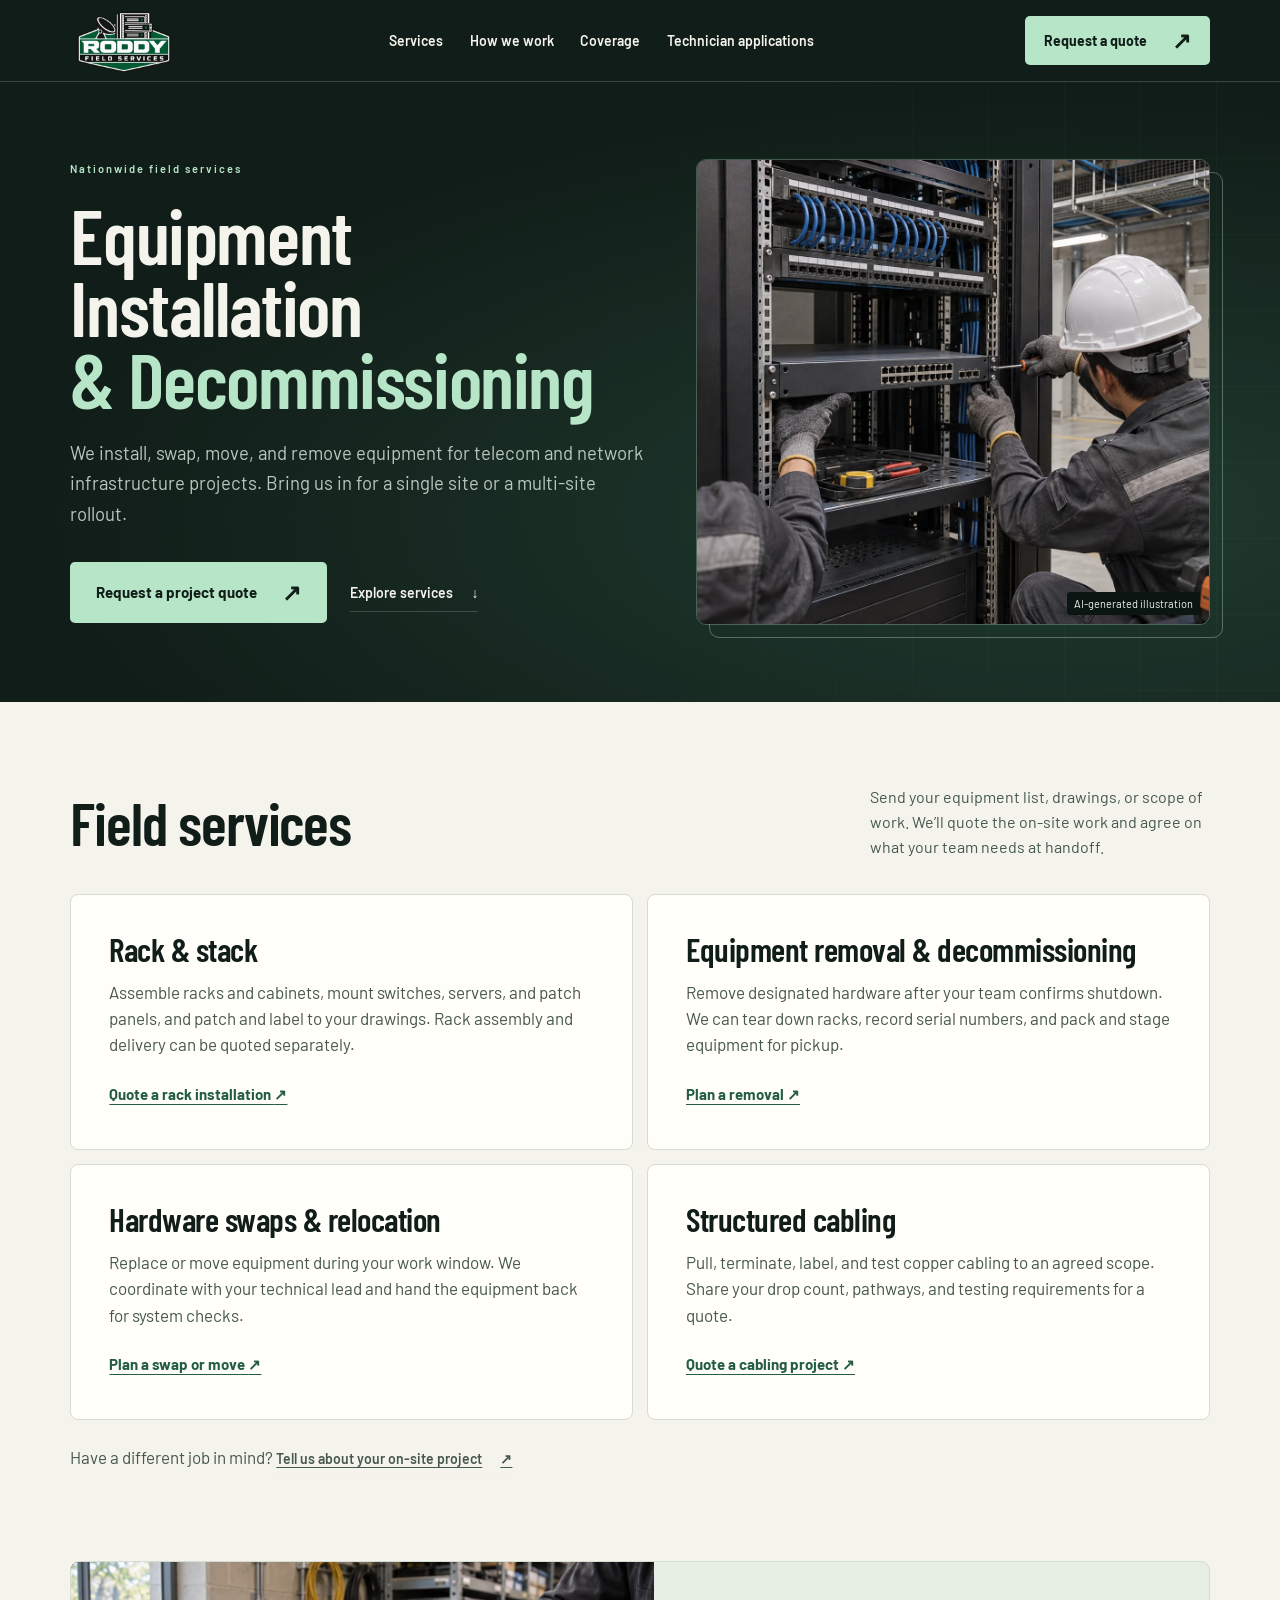
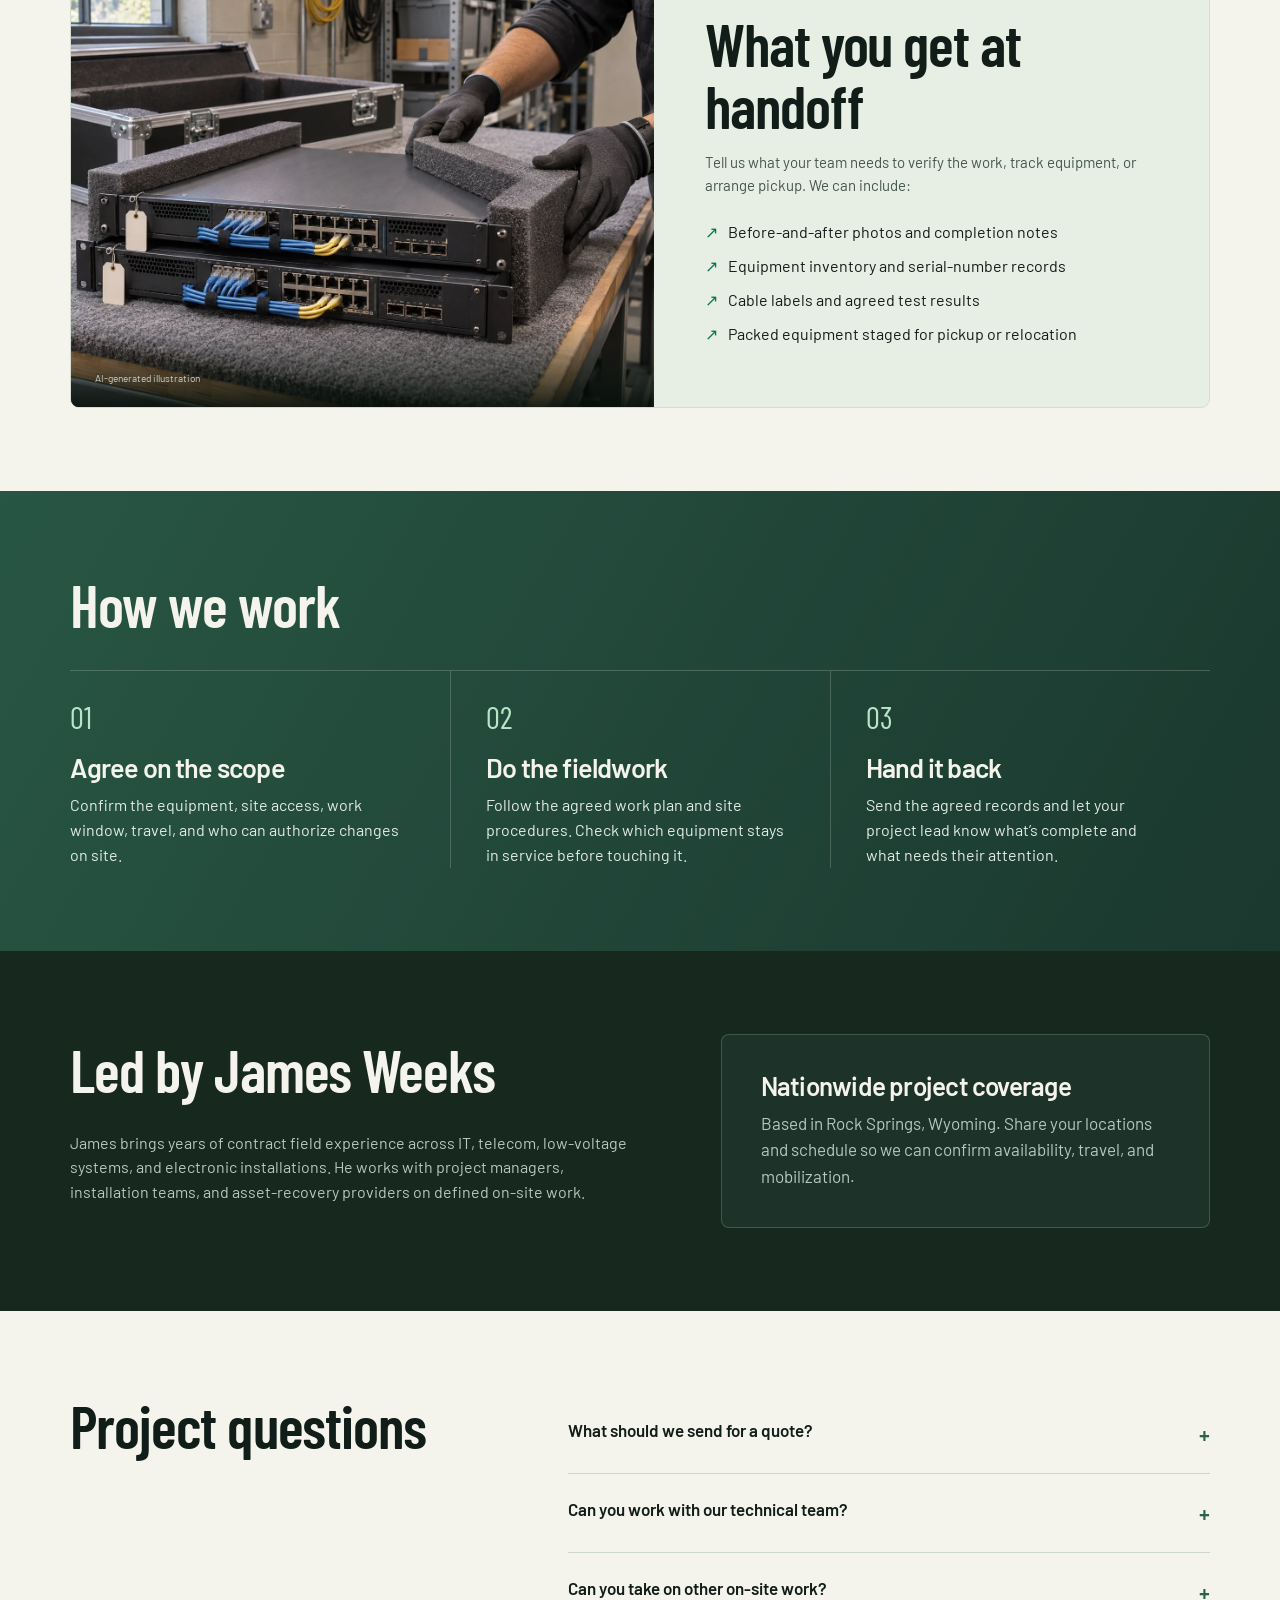
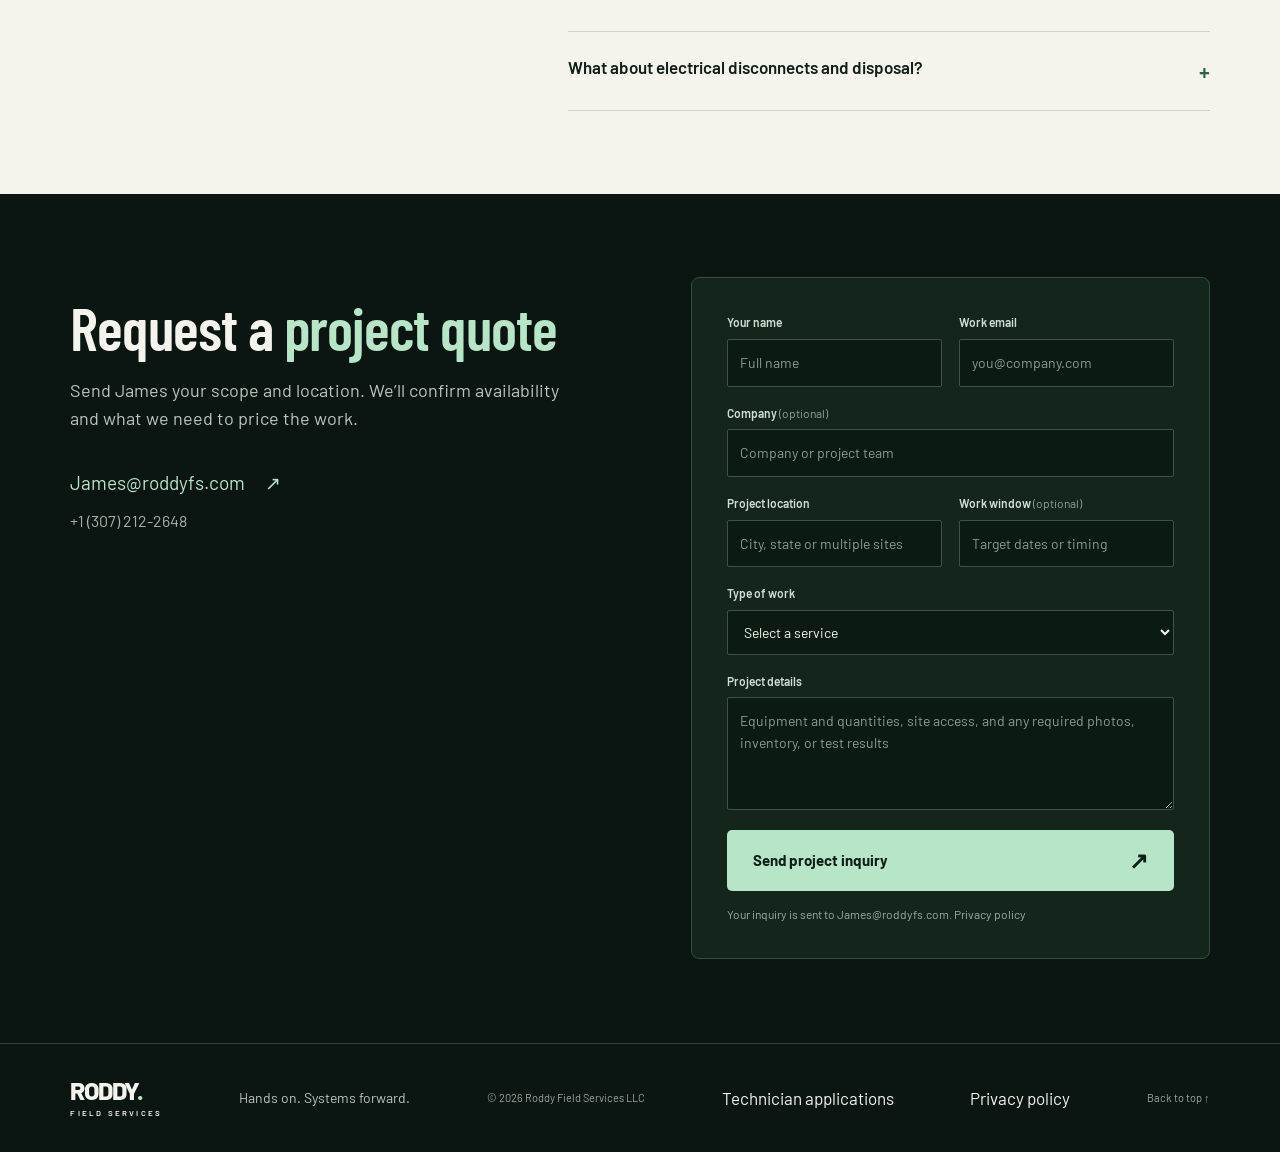
<file: index.html>
<!doctype html>
<html lang="en">
<head>
  <meta charset="utf-8">
  <meta name="viewport" content="width=device-width, initial-scale=1">
  <meta name="theme-color" content="#111d18">
  <title>Equipment Installation &amp; Decommissioning | Roddy Field Services</title>
  <meta name="description" content="Roddy Field Services installs, swaps, relocates, and removes telecom and network equipment. Rack and stack, structured cabling, and project travel across the U.S.">
  <link rel="canonical" href="https://roddyfs.com/">
  <meta property="og:type" content="website">
  <meta property="og:url" content="https://roddyfs.com/">
  <meta property="og:title" content="Equipment Installation &amp; Decommissioning | Roddy Field Services">
  <meta property="og:description" content="Rack and stack, equipment moves and removals, and structured cabling for telecom and network infrastructure projects across the U.S.">
  <meta property="og:image" content="https://roddyfs.com/assets/rack-installation.webp">
  <meta property="og:image:alt" content="Illustration of field technicians mounting a network switch in an equipment rack">
  <link rel="icon" href="assets/favicon.svg" type="image/svg+xml">
  <link rel="stylesheet" href="styles.css">
  <link rel="stylesheet" href="styles-home.css">
  <script src="app.js" defer></script>
  <script src="analytics.js" defer></script>
  <script type="application/ld+json">
  {
    "@context": "https://schema.org",
    "@type": "Organization",
    "@id": "https://roddyfs.com/#organization",
    "name": "Roddy Field Services",
    "legalName": "Roddy Field Services LLC",
    "url": "https://roddyfs.com/",
    "description": "Equipment installation, decommissioning, hardware swaps, relocation, and structured cabling for telecom and network infrastructure projects.",
    "email": "James@roddyfs.com",
    "telephone": "+1-307-212-2648",
    "address": {
      "@type": "PostalAddress",
      "addressLocality": "Rock Springs",
      "addressRegion": "WY",
      "addressCountry": "US"
    },
    "areaServed": {"@type": "Country", "name": "United States"}
  }
  </script>
</head>
<body>
<a class="skip" href="#main">Skip to content</a>
<header class="header">
  <a class="brand" href="/" aria-label="Roddy Field Services home"><img src="assets/roddy-nav.webp" alt="" width="108" height="72"></a>
  <nav aria-label="Main navigation" id="main-nav">
    <a href="#services">Services</a>
    <a href="#approach">How we work</a>
    <a href="#service-areas">Coverage</a>
    <a href="https://apply.roddyfs.com/">Technician applications</a>
  </nav>
  <a class="button small header-cta" href="#contact">Request a quote <span aria-hidden="true">↗</span></a>
  <button class="menu-toggle" type="button" aria-label="Open navigation" aria-controls="main-nav" aria-expanded="false"><span></span><span></span></button>
</header>
<main id="main">
  <section class="hero" aria-labelledby="hero-title">
    <div class="hero-grid" aria-hidden="true"></div>
    <div class="hero-copy">
      <p class="eyebrow">Nationwide field services</p>
      <h1 id="hero-title">Equipment Installation <em>&amp; Decommissioning</em></h1>
      <p class="hero-description">We install, swap, move, and remove equipment for telecom and network infrastructure projects. Bring us in for a single site or a multi-site rollout.</p>
      <div class="hero-actions">
        <a class="button" href="#contact">Request a project quote <span aria-hidden="true">↗</span></a>
        <a class="text-link" href="#services">Explore services <span aria-hidden="true">↓</span></a>
      </div>
    </div>
    <figure class="hero-art">
      <img class="hero-image" src="assets/rack-installation.webp" alt="Illustration of field technicians mounting a network switch in an equipment rack" width="1536" height="1024" fetchpriority="high">
      <figcaption class="hero-art-caption">AI-generated illustration</figcaption>
    </figure>
  </section>

  <section class="services section" id="services" aria-labelledby="services-title">
    <div class="section-intro">
      <h2 id="services-title">Field services</h2>
      <p>Send your equipment list, drawings, or scope of work. We’ll quote the on-site work and agree on what your team needs at handoff.</p>
    </div>
    <div class="service-list">
      <article class="service-card">
        <h3>Rack &amp; stack</h3>
        <p>Assemble racks and cabinets, mount switches, servers, and patch panels, and patch and label to your drawings. Rack assembly and delivery can be quoted separately.</p>
        <a href="#contact" data-service-link="Rack &amp; stack">Quote a rack installation <span aria-hidden="true">↗</span></a>
      </article>
      <article class="service-card">
        <h3>Equipment removal &amp; decommissioning</h3>
        <p>Remove designated hardware after your team confirms shutdown. We can tear down racks, record serial numbers, and pack and stage equipment for pickup.</p>
        <a href="#contact" data-service-link="Equipment removal &amp; decommissioning">Plan a removal <span aria-hidden="true">↗</span></a>
      </article>
      <article class="service-card">
        <h3>Hardware swaps &amp; relocation</h3>
        <p>Replace or move equipment during your work window. We coordinate with your technical lead and hand the equipment back for system checks.</p>
        <a href="#contact" data-service-link="Hardware swaps &amp; relocation">Plan a swap or move <span aria-hidden="true">↗</span></a>
      </article>
      <article class="service-card">
        <h3>Structured cabling</h3>
        <p>Pull, terminate, label, and test copper cabling to an agreed scope. Share your drop count, pathways, and testing requirements for a quote.</p>
        <a href="#contact" data-service-link="Structured cabling">Quote a cabling project <span aria-hidden="true">↗</span></a>
      </article>
    </div>
    <p class="service-other">Have a different job in mind? <a class="text-link" href="#contact" data-service-link="Other on-site project">Tell us about your on-site project <span aria-hidden="true">↗</span></a></p>
  </section>

  <section class="focus section" id="focus" aria-labelledby="handoff-title">
    <div class="decom-feature">
      <figure class="field-photo installation-photo">
        <img src="assets/equipment-handoff.webp" alt="Illustration of removed rack equipment being tagged and prepared for packing" width="1536" height="1024" loading="lazy" decoding="async">
        <figcaption><small>AI-generated illustration</small></figcaption>
      </figure>
      <div class="decom-content">
        <h2 id="handoff-title">What you get at handoff</h2>
        <p>Tell us what your team needs to verify the work, track equipment, or arrange pickup. We can include:</p>
        <ul class="check-list">
          <li>Before-and-after photos and completion notes</li>
          <li>Equipment inventory and serial-number records</li>
          <li>Cable labels and agreed test results</li>
          <li>Packed equipment staged for pickup or relocation</li>
        </ul>
      </div>
    </div>
  </section>

  <section class="approach section" id="approach" aria-labelledby="approach-title">
    <div class="section-intro">
      <h2 id="approach-title">How we work</h2>
    </div>
    <div class="steps">
      <article>
        <span class="step-number" aria-hidden="true">01</span>
        <h3>Agree on the scope</h3>
        <p>Confirm the equipment, site access, work window, travel, and who can authorize changes on site.</p>
      </article>
      <article>
        <span class="step-number" aria-hidden="true">02</span>
        <h3>Do the fieldwork</h3>
        <p>Follow the agreed work plan and site procedures. Check which equipment stays in service before touching it.</p>
      </article>
      <article>
        <span class="step-number" aria-hidden="true">03</span>
        <h3>Hand it back</h3>
        <p>Send the agreed records and let your project lead know what’s complete and what needs their attention.</p>
      </article>
    </div>
  </section>

  <section class="about section" id="about" aria-labelledby="about-title">
    <div class="about-copy">
      <h2 id="about-title">Led by James Weeks</h2>
      <p>James brings years of contract field experience across IT, telecom, low-voltage systems, and electronic installations. He works with project managers, installation teams, and asset-recovery providers on defined on-site work.</p>
    </div>
    <div class="experience-panel" id="service-areas">
      <h3>Nationwide project coverage</h3>
      <p>Based in Rock Springs, Wyoming. Share your locations and schedule so we can confirm availability, travel, and mobilization.</p>
    </div>
  </section>

  <section class="faq section" aria-labelledby="faq-title">
    <div><h2 id="faq-title">Project questions</h2></div>
    <div class="faq-list">
      <details>
        <summary>What should we send for a quote?<span aria-hidden="true">+</span></summary>
        <p>Send the site location, equipment list or photos, quantities, dates, and what you need done. Include access restrictions and any required testing or documentation.</p>
      </details>
      <details>
        <summary>Can you work with our technical team?<span aria-hidden="true">+</span></summary>
        <p>Yes. We handle the agreed physical work and coordinate with your technical lead, who owns configuration and final system checks. Share any on-site assistance you need during startup.</p>
      </details>
      <details>
        <summary>Can you take on other on-site work?<span aria-hidden="true">+</span></summary>
        <p>Send the details. Related work can include a site survey, an equipment inventory, or a dealer or integrator’s rollout. We’ll confirm what can be included in the quote.</p>
      </details>
      <details>
        <summary>What about electrical disconnects and disposal?<span aria-hidden="true">+</span></summary>
        <p>We’ll agree on who handles licensed electrical disconnects, certified data destruction, and specialized disposal before work begins. Those tasks require appropriately qualified providers.</p>
      </details>
    </div>
  </section>

  <section class="contact section" id="contact" aria-labelledby="contact-title">
    <div class="contact-copy">
      <h2 id="contact-title">Request a <span>project quote</span></h2>
      <p>Send James your scope and location. We’ll confirm availability and what we need to price the work.</p>
      <a class="contact-email" href="mailto:James@roddyfs.com">James@roddyfs.com <span aria-hidden="true">↗</span></a>
      <a class="contact-phone" href="tel:+13072122648">+1 (307) 212-2648</a>
    </div>
    <form id="quote-form" aria-label="Project inquiry">
      <div class="form-row">
        <label>Your name<input name="name" autocomplete="name" placeholder="Full name" required maxlength="100"></label>
        <label>Work email<input name="email" type="email" autocomplete="email" placeholder="you@company.com" required maxlength="150"></label>
      </div>
      <label>Company <span class="optional">(optional)</span><input name="company" autocomplete="organization" placeholder="Company or project team" maxlength="150"></label>
      <div class="form-row">
        <label>Project location<input name="location" placeholder="City, state or multiple sites" required maxlength="180"></label>
        <label>Work window <span class="optional">(optional)</span><input name="timing" placeholder="Target dates or timing" maxlength="150"></label>
      </div>
      <label>Type of work
        <select name="service" id="service-select" required>
          <option value="" disabled selected>Select a service</option>
          <option>Rack &amp; stack</option>
          <option>Equipment removal &amp; decommissioning</option>
          <option>Hardware swaps &amp; relocation</option>
          <option>Structured cabling</option>
          <option>Other on-site project</option>
        </select>
      </label>
      <label>Project details
        <textarea name="details" rows="4" placeholder="Equipment and quantities, site access, and any required photos, inventory, or test results" required maxlength="4000"></textarea>
      </label>
      <button type="submit" class="button">Send project inquiry <span aria-hidden="true">↗</span></button>
      <p class="form-note">Your inquiry is sent to James@roddyfs.com. <a href="/privacy.html">Privacy policy</a></p>
      <div id="email-fallback" hidden><p role="status"></p><span id="copy-status" aria-live="polite"></span></div>
    </form>
  </section>
</main>
<footer>
  <a class="brand" href="/" aria-label="Roddy Field Services home"><span>RODDY<span class="brand-dot">.</span></span><small>FIELD SERVICES</small></a>
  <p>Hands on. Systems forward.</p>
  <span>© <span id="year">2026</span> Roddy Field Services LLC</span>
  <a href="https://apply.roddyfs.com/">Technician applications</a>
  <a href="/privacy.html">Privacy policy</a>
  <a href="#main">Back to top ↑</a>
</footer>
</body>
</html>
</file>
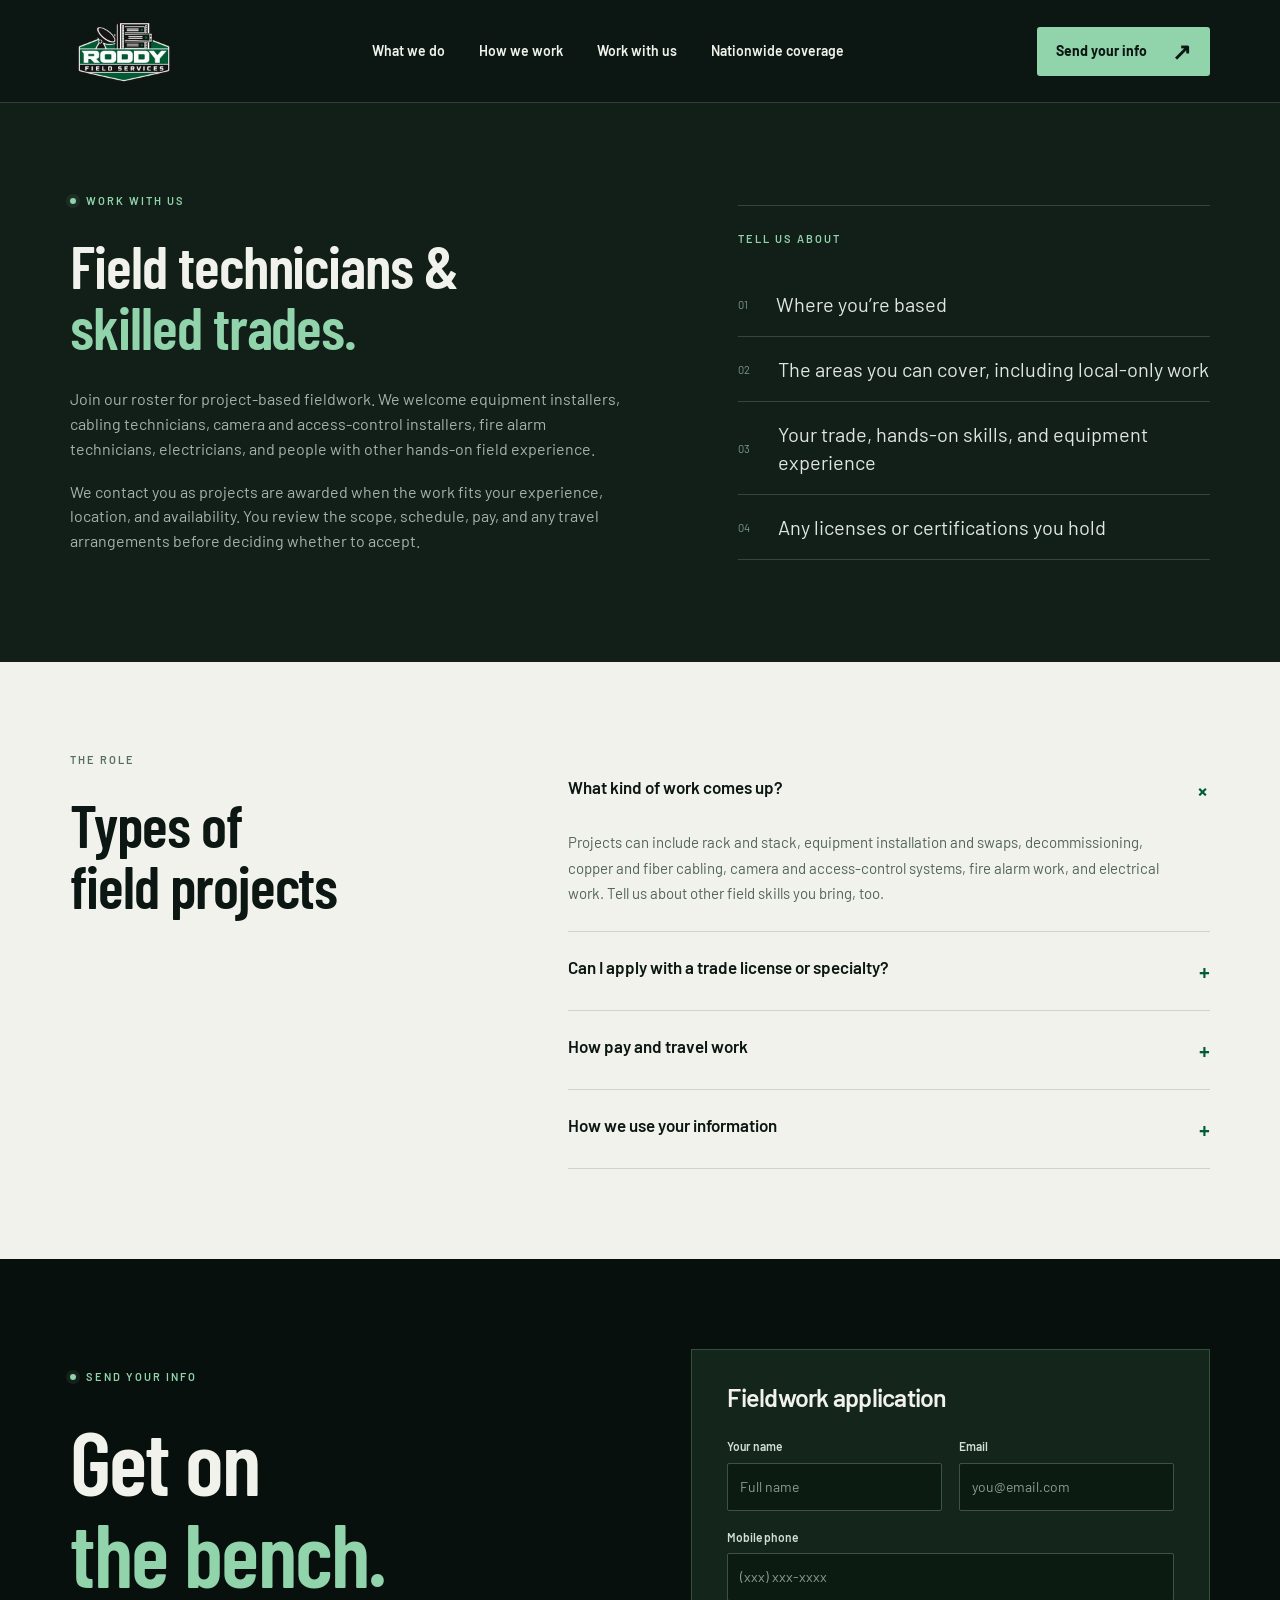
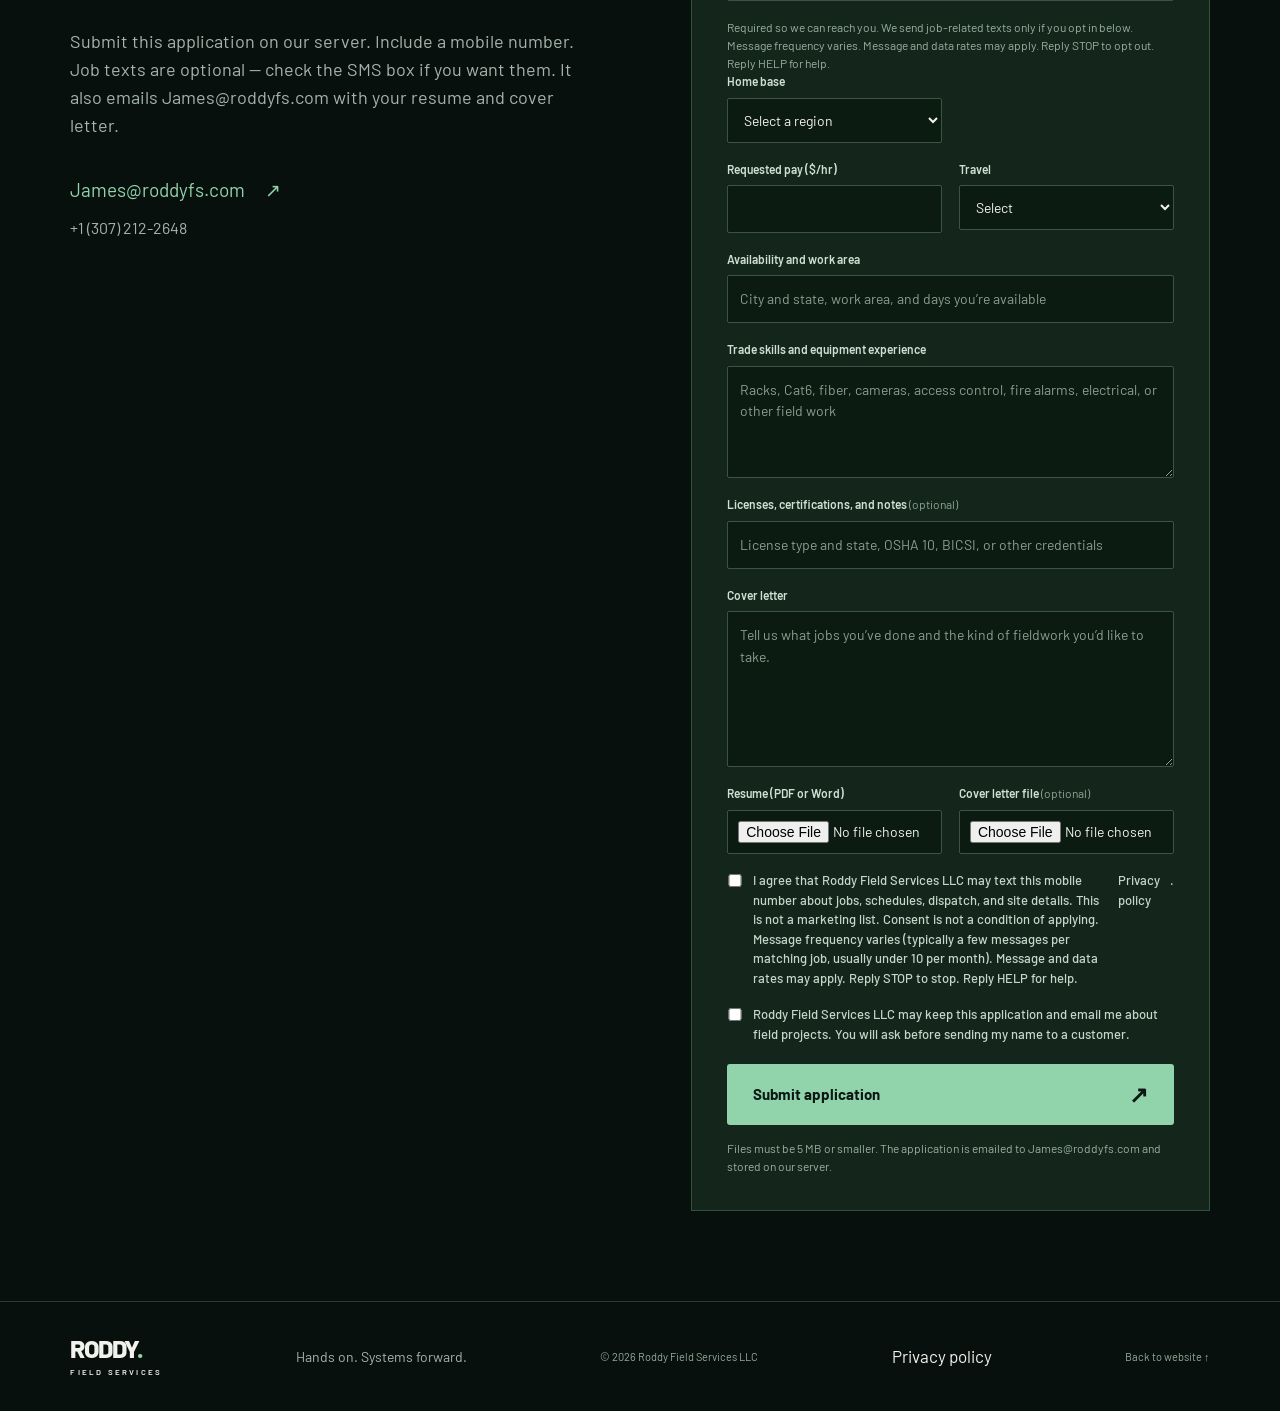
<file: apply.html>
<!doctype html>
<html lang="en">
<head>
  <meta charset="utf-8"><meta name="viewport" content="width=device-width,initial-scale=1">
  <meta name="theme-color" content="#0c1713">
  <title>Field technician &amp; skilled trades applications | Roddy Field Services</title>
  <meta name="description" content="Join the Roddy Field Services roster for project-based installation, cabling, security systems, electrical, and other skilled fieldwork.">
  <link rel="canonical" href="https://apply.roddyfs.com/">
  <meta property="og:url" content="https://apply.roddyfs.com/">
  <meta property="og:image" content="https://roddyfs.com/assets/roddy-badge.png">
  <meta property="og:title" content="Field technician &amp; skilled trades applications | Roddy Field Services">
  <meta property="og:description" content="Apply for project-based fieldwork. We welcome technicians, electricians, security installers, and other skilled tradespeople.">
  <meta property="og:type" content="website">
  <link rel="icon" href="assets/favicon.svg" type="image/svg+xml"><link rel="stylesheet" href="styles.css">
  <script src="apply.js" defer></script><script src="analytics.js" defer></script>
</head>
<body>
<a class="skip" href="#main">Skip to content</a>
<header class="header">
  <a class="brand" href="https://roddyfs.com/" aria-label="Roddy Field Services home"><img src="assets/roddy-nav.webp" alt="" width="108" height="72"></a>
  <nav aria-label="Main navigation" id="main-nav"><a href="/#services">What we do</a><a href="/#approach">How we work</a><a href="https://apply.roddyfs.com/" aria-current="page">Work with us</a><a href="/#service-areas">Nationwide coverage</a></nav>
  <a class="button small header-cta" href="#apply">Send your info <span aria-hidden="true">↗</span></a>
  <button class="menu-toggle" aria-label="Open navigation" aria-controls="main-nav" aria-expanded="false"><span></span><span></span></button>
</header>
<main id="main">
  <section class="about section" style="grid-template-columns:1.1fr .9fr;gap:8%">
    <div class="about-copy">
      <p class="eyebrow"><span class="status-dot"></span> WORK WITH US</p>
      <h2>Field technicians &amp;<br><span>skilled trades.</span></h2>
      <p>Join our roster for project-based fieldwork. We welcome equipment installers, cabling technicians, camera and access-control installers, fire alarm technicians, electricians, and people with other hands-on field experience.</p>
      <p>We contact you as projects are awarded when the work fits your experience, location, and availability. You review the scope, schedule, pay, and any travel arrangements before deciding whether to accept.</p>
    </div>
    <div class="experience-panel">
      <span class="eyebrow">TELL US ABOUT</span>
      <div><span>01</span><p>Where you’re based</p></div>
      <div><span>02</span><p>The areas you can cover, including local-only work</p></div>
      <div><span>03</span><p>Your trade, hands-on skills, and equipment experience</p></div>
      <div><span>04</span><p>Any licenses or certifications you hold</p></div>
    </div>
  </section>

  <section class="faq section">
    <div>
      <p class="eyebrow">THE ROLE</p>
      <h2>Types of<br>field projects</h2>
    </div>
    <div class="faq-list">
      <details open><summary>What kind of work comes up?<span aria-hidden="true">+</span></summary><p>Projects can include rack and stack, equipment installation and swaps, decommissioning, copper and fiber cabling, camera and access-control systems, fire alarm work, and electrical work. Tell us about other field skills you bring, too.</p></details>
      <details><summary>Can I apply with a trade license or specialty?<span aria-hidden="true">+</span></summary><p>Yes. List the trade or systems you work on and where you’re licensed or certified, if applicable. We match project requirements to the people qualified to do the work.</p></details>
      <details><summary>How pay and travel work<span aria-hidden="true">+</span></summary><p>Pay and any travel arrangements are discussed for each assignment before you decide whether to accept.</p></details>
      <details><summary>How we use your information<span aria-hidden="true">+</span></summary><p>Roddy Field Services LLC keeps your contact details, skills, home base, and requested pay. If you opt in, we text that mobile number about matching jobs, start times, and site details. Message frequency varies (typically a few messages per matching job, usually under 10 per month). Message and data rates may apply. Reply STOP to opt out. Reply HELP for help. Consent to texts is not a condition of applying. Mobile numbers and SMS opt-in data are not shared with third parties for marketing. We ask before submitting your name to a customer. See our <a href="/privacy.html">privacy policy</a>.</p></details>
    </div>
  </section>

  <section class="contact section" id="apply">
    <div class="contact-copy">
      <p class="eyebrow"><span class="status-dot"></span> SEND YOUR INFO</p>
      <h2>Get on<br><span>the bench.</span></h2>
      <p>Submit this application on our server. Include a mobile number. Job texts are optional — check the SMS box if you want them. It also emails James@roddyfs.com with your resume and cover letter.</p>
      <a class="contact-email" href="mailto:James@roddyfs.com">James@roddyfs.com <span aria-hidden="true">↗</span></a>
      <a class="contact-phone" href="tel:+13072122648">+1 (307) 212-2648</a>
    </div>
    <form id="apply-form" enctype="multipart/form-data">
      <h3>Fieldwork application</h3>
      <div class="form-row">
        <label>Your name<input name="name" autocomplete="name" placeholder="Full name" required maxlength="100"></label>
        <label>Email<input name="email" type="email" autocomplete="email" placeholder="you@email.com" required maxlength="150"></label>
      </div>
      <label>Mobile phone<input name="phone" type="tel" autocomplete="tel" inputmode="tel" placeholder="(xxx) xxx-xxxx" required maxlength="40"></label>
      <p class="form-note">Required so we can reach you. We send job-related texts only if you opt in below. Message frequency varies. Message and data rates may apply. Reply STOP to opt out. Reply HELP for help.</p>
      <div class="form-row">
        <label>Home base<select name="base" required>
          <option value="" disabled selected>Select a region</option>
          <option>Dallas–Fort Worth, TX</option>
          <option>Wyoming</option>
          <option value="Open to relocate / other">Another location</option>
        </select></label>
      </div>
      <div class="form-row">
        <label>Requested pay ($/hr)<input name="pay" type="number" min="15" max="120" step="1" required></label>
        <label>Travel<select name="travel" required>
          <option value="" disabled selected>Select</option>
          <option>Local only</option>
          <option>Regional (a few hours’ drive)</option>
          <option>Nationwide overnight</option>
        </select></label>
      </div>
      <label>Availability and work area<input name="availability" placeholder="City and state, work area, and days you’re available" maxlength="180"></label>
      <label>Trade skills and equipment experience<textarea name="skills" rows="4" placeholder="Racks, Cat6, fiber, cameras, access control, fire alarms, electrical, or other field work" required maxlength="1000"></textarea></label>
      <label>Licenses, certifications, and notes <span class="optional">(optional)</span><input name="certs" placeholder="License type and state, OSHA 10, BICSI, or other credentials" maxlength="250"></label>
      <label>Cover letter<textarea name="coverLetter" rows="6" placeholder="Tell us what jobs you’ve done and the kind of fieldwork you’d like to take." required maxlength="8000"></textarea></label>
      <div class="form-row">
        <label>Resume (PDF or Word)<input name="resume" type="file" accept=".pdf,.doc,.docx,.txt,.rtf,application/pdf" required></label>
        <label>Cover letter file <span class="optional">(optional)</span><input name="coverLetterFile" type="file" accept=".pdf,.doc,.docx,.txt,.rtf,application/pdf"></label>
      </div>
      <label class="consent-row"><input name="smsConsent" type="checkbox"> I agree that Roddy Field Services LLC may text this mobile number about jobs, schedules, dispatch, and site details. This is not a marketing list. Consent is not a condition of applying. Message frequency varies (typically a few messages per matching job, usually under 10 per month). Message and data rates may apply. Reply STOP to stop. Reply HELP for help. <a href="/privacy.html">Privacy policy</a>.</label>
      <label class="consent-row"><input name="consent" type="checkbox" required> Roddy Field Services LLC may keep this application and email me about field projects. You will ask before sending my name to a customer.</label>
      <button type="submit" class="button">Submit application <span aria-hidden="true">↗</span></button>
      <p class="form-note">Files must be 5 MB or smaller. The application is emailed to James@roddyfs.com and stored on our server.</p>
      <div id="apply-status" hidden>
        <p role="status"></p>
      </div>
    </form>
  </section>
</main>
<footer>
  <a class="brand" href="/"><span>RODDY<span class="brand-dot">.</span></span><small>FIELD SERVICES</small></a>
  <p>Hands on. Systems forward.</p>
  <span>© <span id="year">2026</span> Roddy Field Services LLC</span>
  <a href="/privacy.html">Privacy policy</a>
  <a href="/">Back to website ↑</a>
</footer>
</body>
</html>
</file>
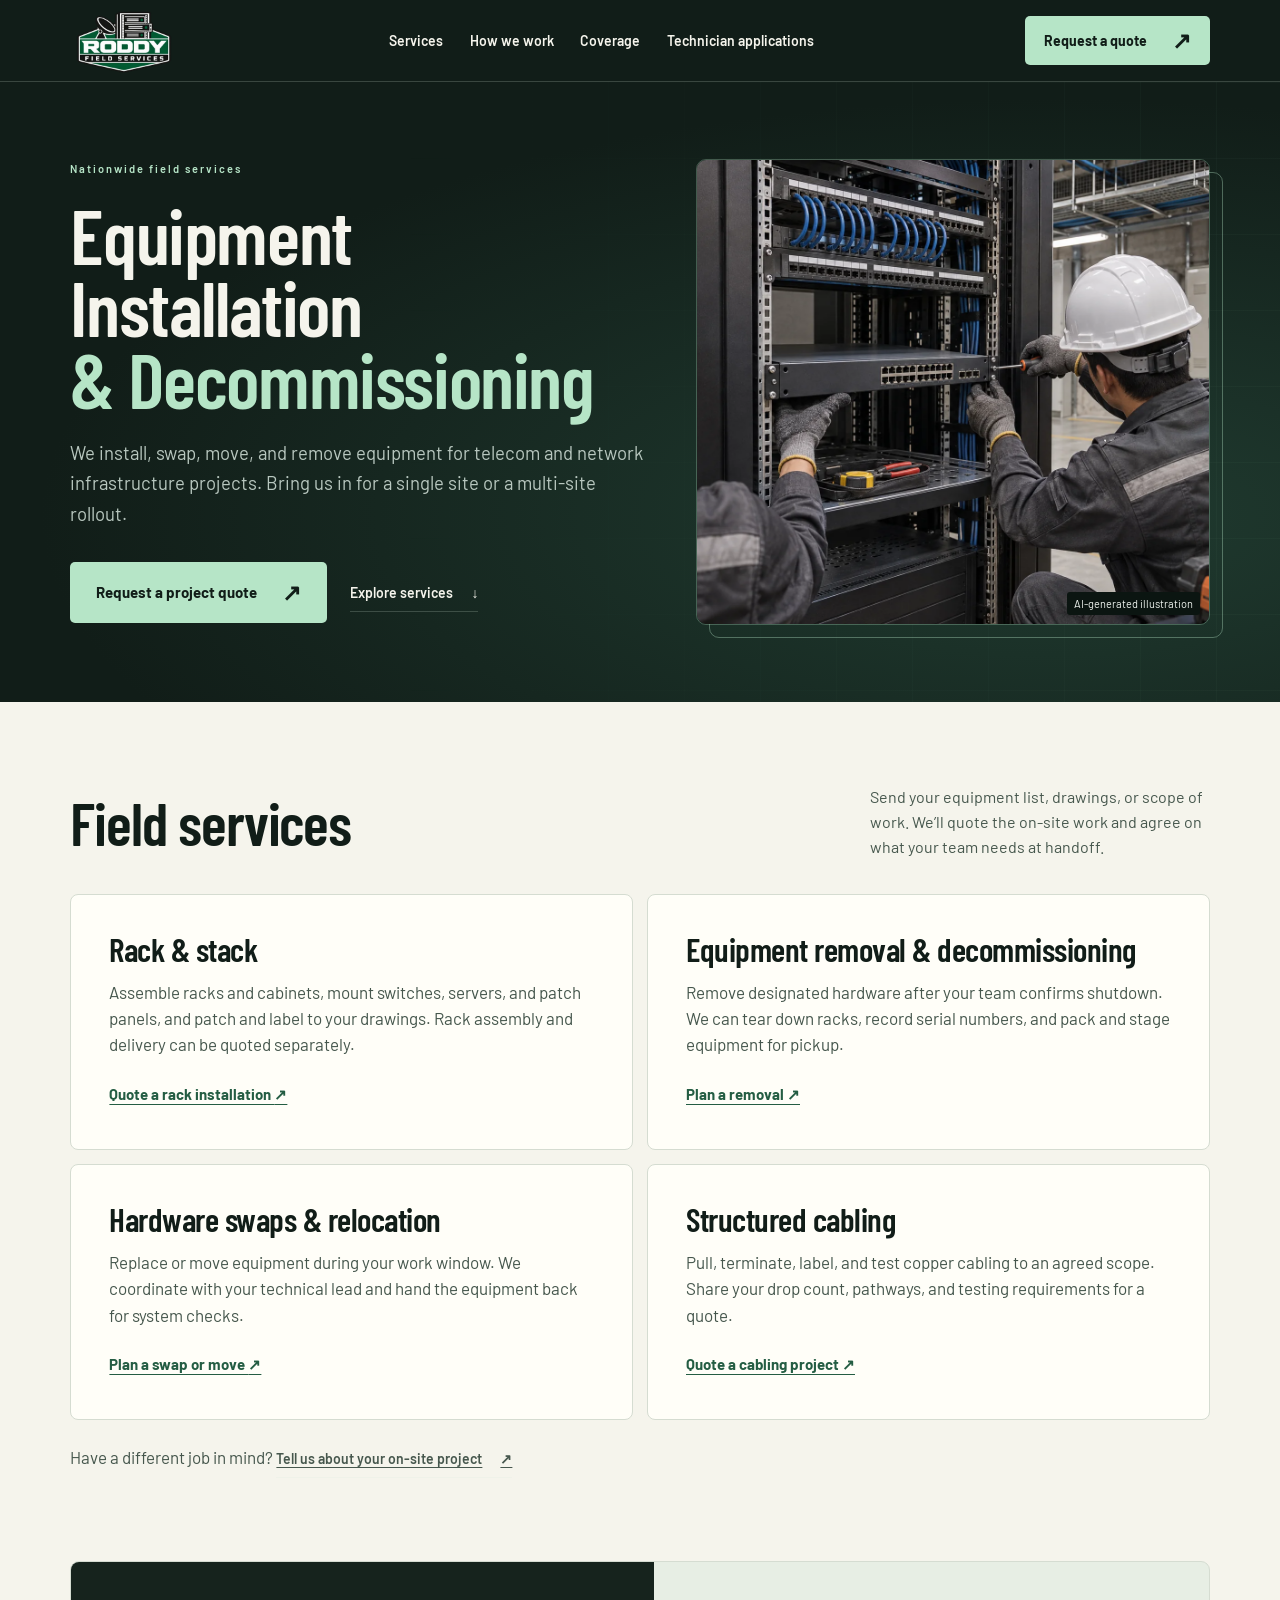
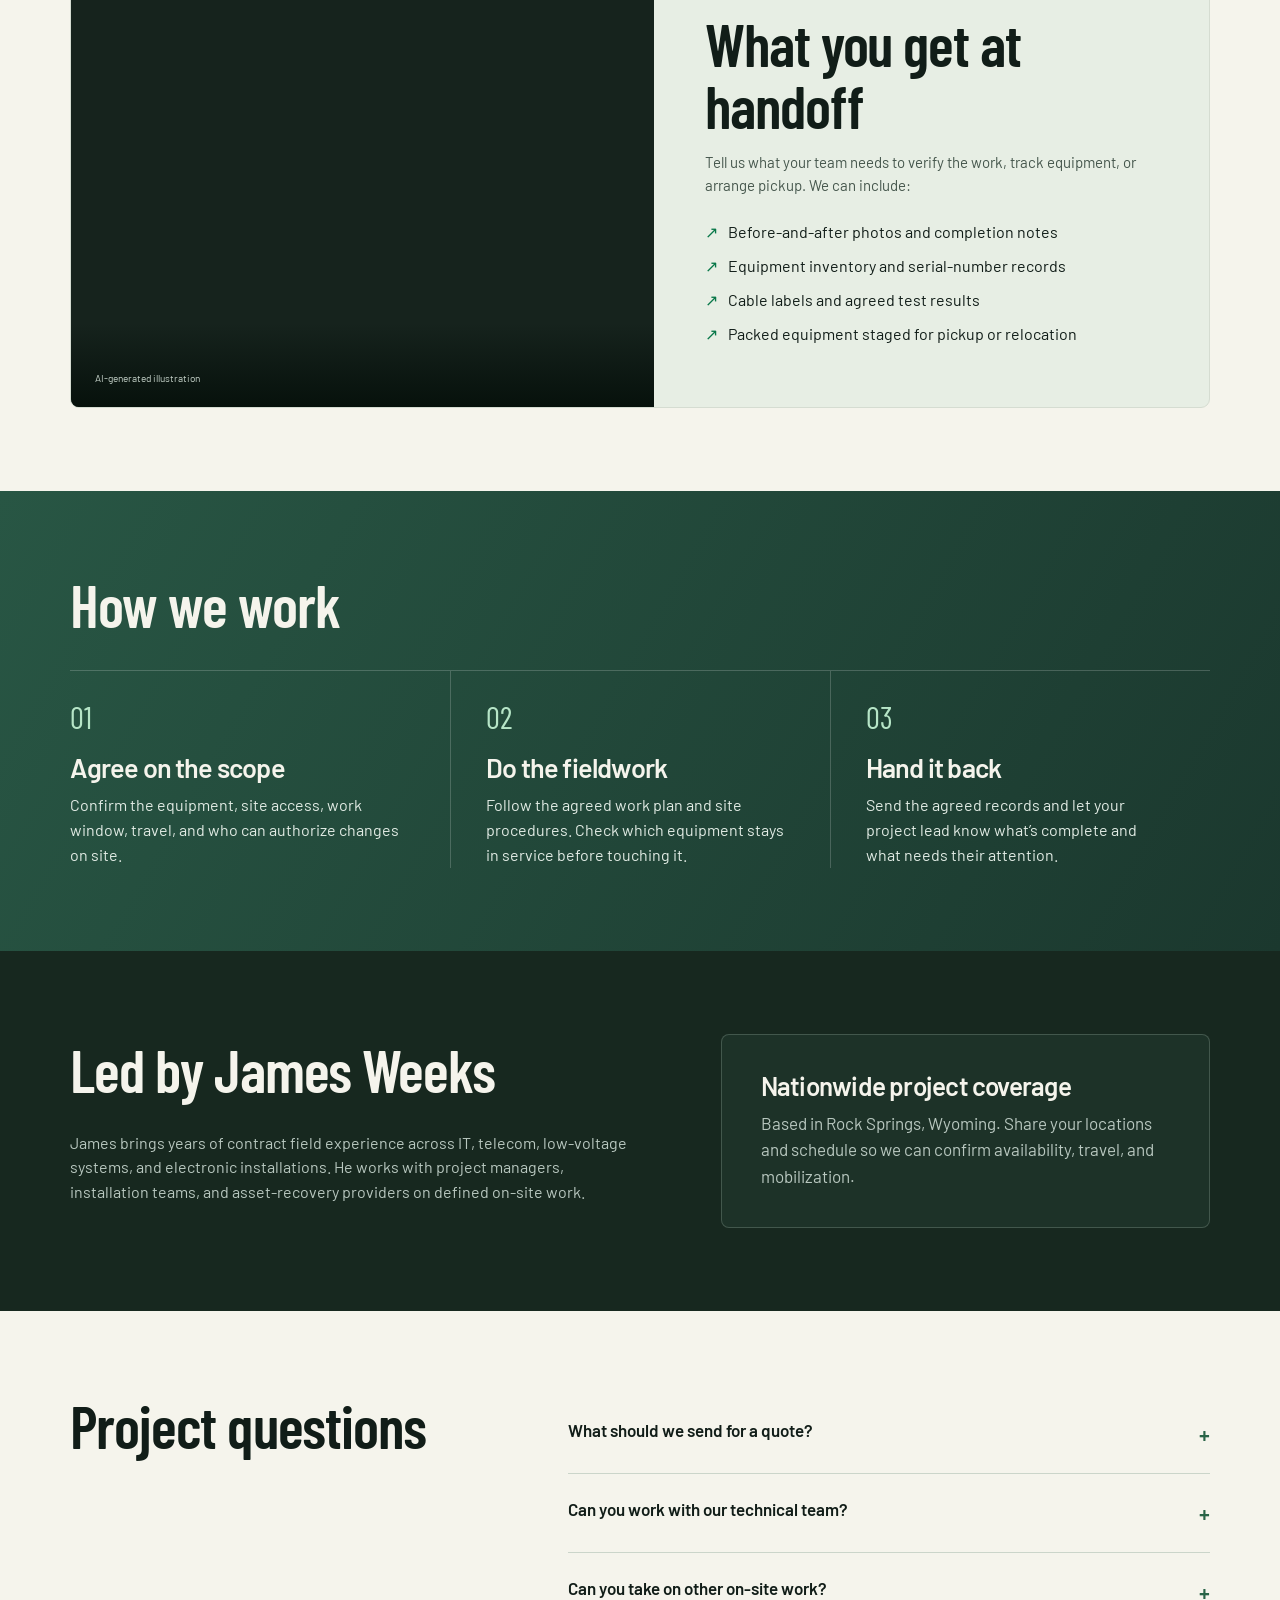
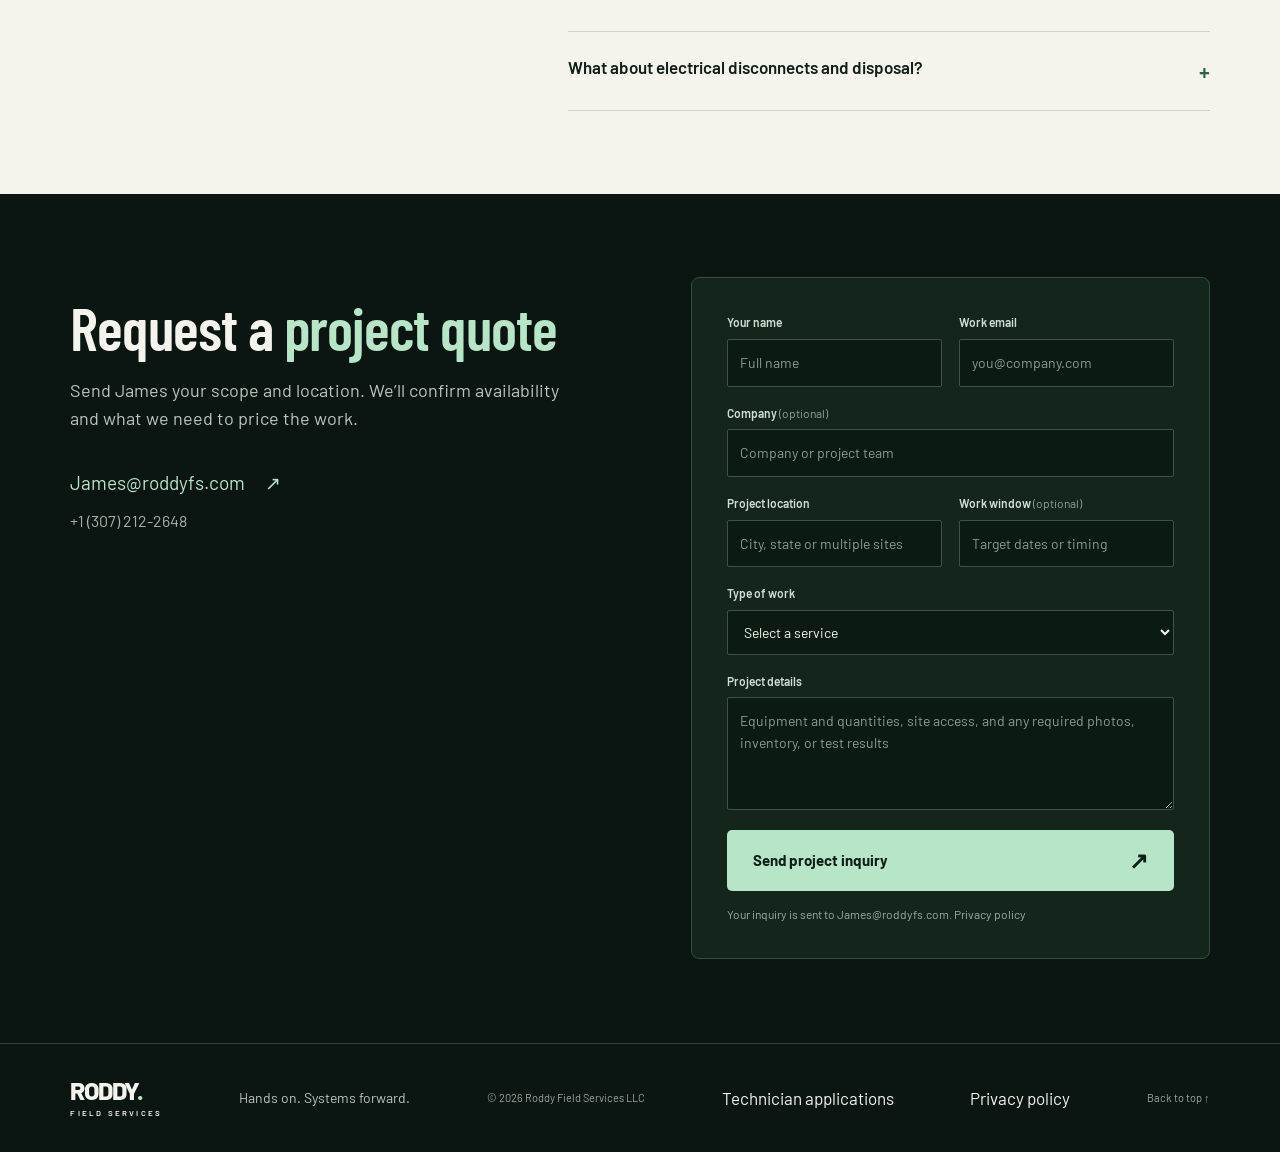
<file: fort-worth-texas.html>
<!doctype html><html lang="en"><head><meta charset="utf-8"><meta name="viewport" content="width=device-width,initial-scale=1"><title>Roddy Field Services | Nationwide Technical Field Support</title><link rel="canonical" href="https://roddyfs.com/"><meta http-equiv="refresh" content="0;url=/"></head><body><p>Roddy Field Services is available nationwide for the right contract. <a href="/">Visit our website to discuss your project.</a></p></body></html>
</file>
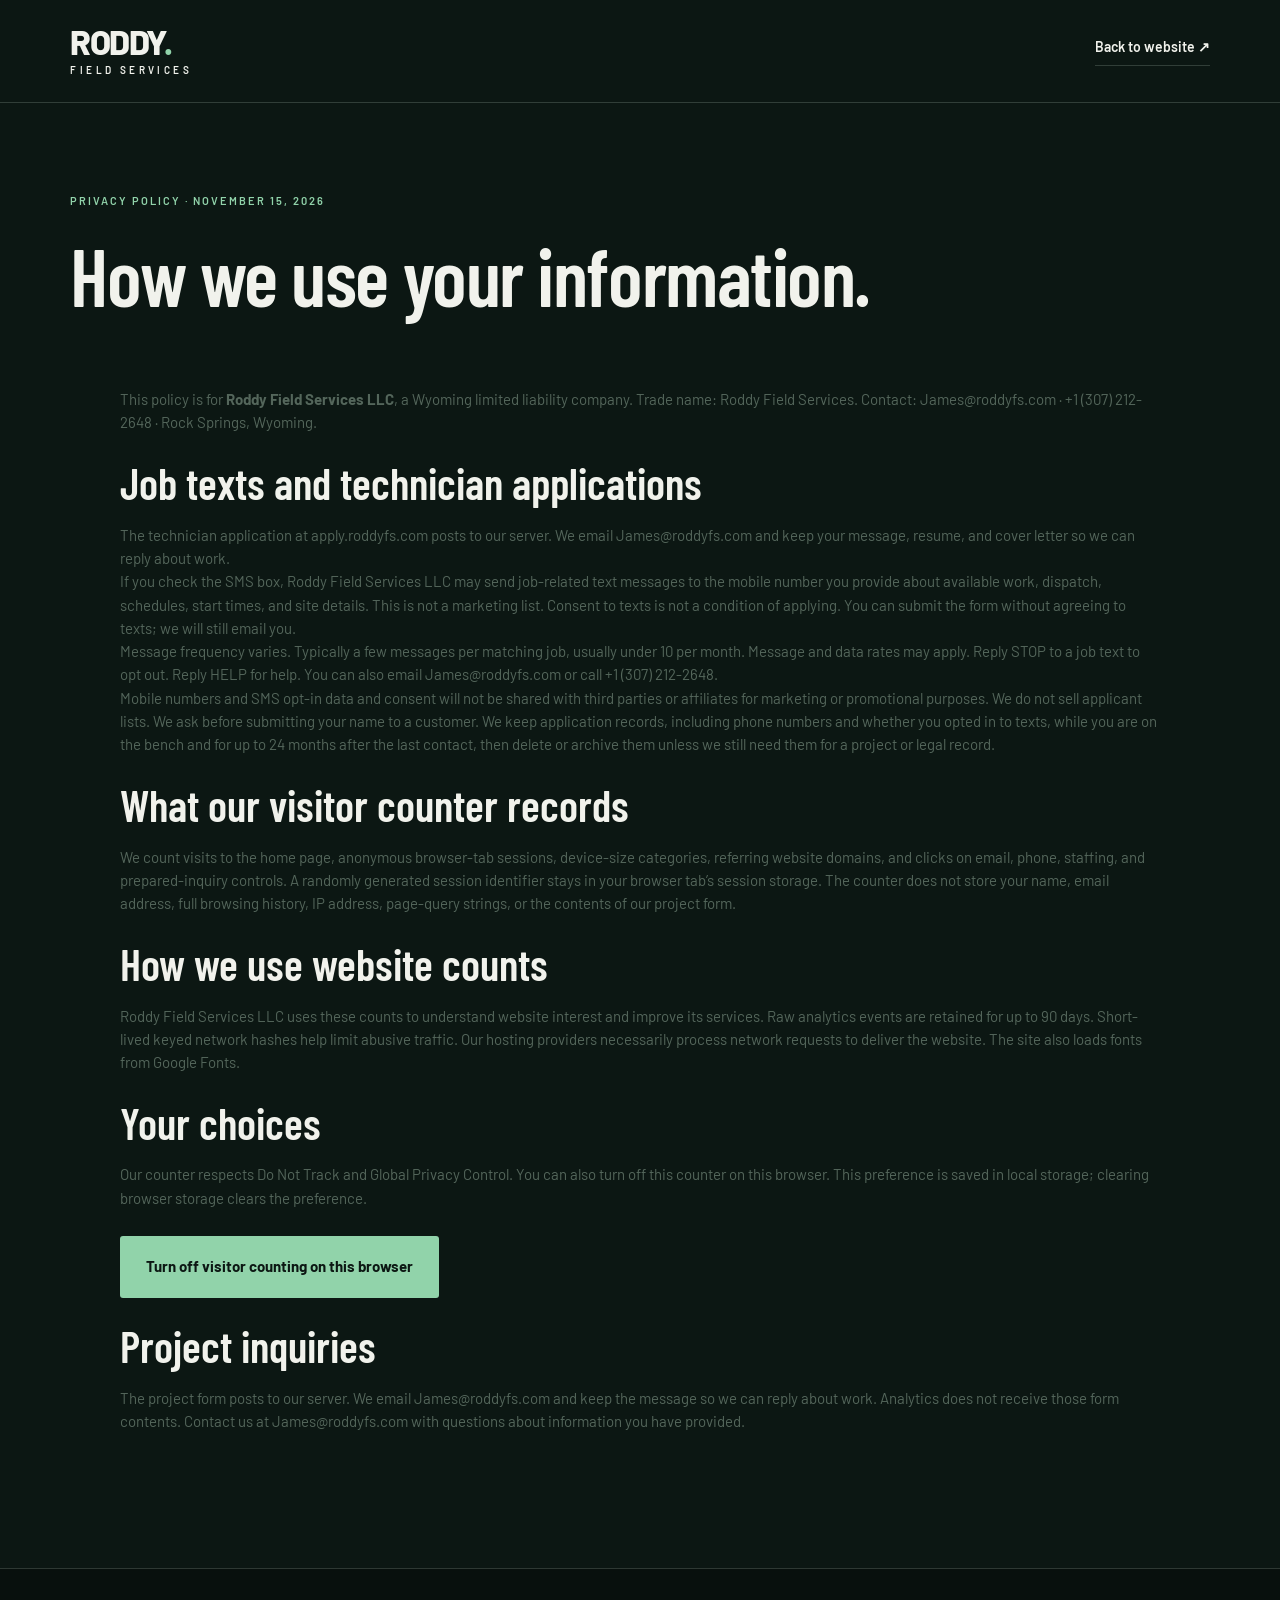
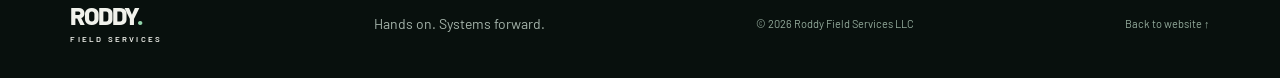
<file: privacy.html>
<!doctype html>
<html lang="en">
<head>
  <meta charset="utf-8"><meta name="viewport" content="width=device-width,initial-scale=1">
  <title>Privacy policy | Roddy Field Services LLC</title>
  <meta name="description" content="How Roddy Field Services LLC uses website analytics, applications, and job-related text messages.">
  <link rel="canonical" href="https://roddyfs.com/privacy.html">
  <link rel="icon" href="assets/favicon.svg" type="image/svg+xml"><link rel="stylesheet" href="styles.css">
  <script src="analytics.js" defer></script>
</head>
<body>
<header class="header">
  <a class="brand" href="/"><span>RODDY<span class="brand-dot">.</span></span><small>FIELD SERVICES</small></a>
  <a class="text-link" href="/">Back to website ↗</a>
</header>
<main class="section">
  <p class="eyebrow">PRIVACY POLICY · NOVEMBER 15, 2026</p>
  <h1>How we use your information.</h1>
  <div class="decom-content">
    <p>This policy is for <strong>Roddy Field Services LLC</strong>, a Wyoming limited liability company. Trade name: Roddy Field Services. Contact: <a href="mailto:James@roddyfs.com">James@roddyfs.com</a> · <a href="tel:+13072122648">+1 (307) 212-2648</a> · Rock Springs, Wyoming.</p>
    <br>
    <h3>Job texts and technician applications</h3>
    <p>The technician application at <a href="https://apply.roddyfs.com/">apply.roddyfs.com</a> posts to our server. We email James@roddyfs.com and keep your message, resume, and cover letter so we can reply about work.</p>
    <p>If you check the SMS box, Roddy Field Services LLC may send job-related text messages to the mobile number you provide about available work, dispatch, schedules, start times, and site details. This is not a marketing list. Consent to texts is not a condition of applying. You can submit the form without agreeing to texts; we will still email you.</p>
    <p>Message frequency varies. Typically a few messages per matching job, usually under 10 per month. Message and data rates may apply. Reply STOP to a job text to opt out. Reply HELP for help. You can also email James@roddyfs.com or call +1 (307) 212-2648.</p>
    <p>Mobile numbers and SMS opt-in data and consent will not be shared with third parties or affiliates for marketing or promotional purposes. We do not sell applicant lists. We ask before submitting your name to a customer. We keep application records, including phone numbers and whether you opted in to texts, while you are on the bench and for up to 24 months after the last contact, then delete or archive them unless we still need them for a project or legal record.</p>
    <br>
    <h3>What our visitor counter records</h3>
    <p>We count visits to the home page, anonymous browser-tab sessions, device-size categories, referring website domains, and clicks on email, phone, staffing, and prepared-inquiry controls. A randomly generated session identifier stays in your browser tab’s session storage. The counter does not store your name, email address, full browsing history, IP address, page-query strings, or the contents of our project form.</p>
    <br>
    <h3>How we use website counts</h3>
    <p>Roddy Field Services LLC uses these counts to understand website interest and improve its services. Raw analytics events are retained for up to 90 days. Short-lived keyed network hashes help limit abusive traffic. Our hosting providers necessarily process network requests to deliver the website. The site also loads fonts from Google Fonts.</p>
    <br>
    <h3>Your choices</h3>
    <p>Our counter respects Do Not Track and Global Privacy Control. You can also turn off this counter on this browser. This preference is saved in local storage; clearing browser storage clears the preference.</p>
    <br>
    <button id="analytics-toggle" class="button" type="button">Turn off visitor counting on this browser</button>
    <br><br>
    <h3>Project inquiries</h3>
    <p>The project form posts to our server. We email James@roddyfs.com and keep the message so we can reply about work. Analytics does not receive those form contents. Contact us at <a href="mailto:James@roddyfs.com">James@roddyfs.com</a> with questions about information you have provided.</p>
  </div>
</main>
<footer>
  <a class="brand" href="/"><span>RODDY<span class="brand-dot">.</span></span><small>FIELD SERVICES</small></a>
  <p>Hands on. Systems forward.</p>
  <span>© 2026 Roddy Field Services LLC</span>
  <a href="/">Back to website ↑</a>
</footer>
</body>
</html>
</file>
<file: styles.css>
@import url('https://fonts.googleapis.com/css2?family=Barlow+Condensed:wght@500;600;700;800&family=Barlow:wght@400;500;600;700;800&display=swap');
:root{--ink:#0c1713;--deep:#08100d;--green:#025c34;--mint:#91d3aa;--paper:#f1f2ec;--muted:#a5b4ab;--line:rgba(215,237,222,.18);--font:'Barlow',Arial,sans-serif;--display:'Barlow Condensed','Arial Narrow',Impact,sans-serif}
*{box-sizing:border-box}html{scroll-behavior:smooth;scroll-padding-top:100px}body{margin:0;background:var(--ink);color:var(--paper);font-family:var(--font);font-size:17px;line-height:1.55}a{color:inherit;text-decoration:none}button,input,textarea,select{font:inherit}button,a,input,select,textarea{-webkit-tap-highlight-color:transparent}button{cursor:pointer}img{max-width:100%}h1,h2,h3,p{margin:0}h1,h2,h3{line-height:1.02}h1,h2{font-family:var(--display);font-weight:600;letter-spacing:-.018em}h2{font-size:clamp(48px,5.3vw,78px)}h3{font-size:26px;font-weight:600;letter-spacing:-.03em}p{color:var(--muted)}:focus-visible{outline:3px solid #9be8b9;outline-offset:5px}.skip{position:fixed;top:-80px;left:20px;z-index:100;background:var(--paper);color:var(--ink);padding:12px}.skip:focus{top:10px}.header{height:103px;max-width:1600px;margin:auto;padding:0 5.5%;display:flex;align-items:center;justify-content:space-between;border-bottom:1px solid var(--line);position:relative;z-index:10}.brand{display:flex;flex-direction:column;line-height:.9;flex-shrink:0}.brand>span{font-size:34px;font-weight:800;letter-spacing:-1.5px}.brand-dot{color:var(--mint)}.brand small{font-size:10px;letter-spacing:3.4px;margin-top:9px;font-weight:600}.header nav{display:flex;gap:34px;font-size:14px;font-weight:600}.header nav a{padding:10px 0}.header nav a:hover,.text-link:hover{color:var(--mint)}.button{display:inline-flex;align-items:center;justify-content:space-between;gap:25px;padding:18px 25px;background:var(--mint);color:var(--ink);font-size:15px;font-weight:700;border:1px solid transparent;border-radius:3px;transition:background .2s,transform .2s}.button:hover{background:#b8e7c8;transform:translateY(-2px)}.button span{font-size:23px;line-height:1}.button.small{padding:12px 18px;font-size:14px}.menu-toggle{display:none;background:none;border:0;padding:12px}.menu-toggle span{display:block;width:24px;height:2px;background:var(--paper);margin:6px}.hero{position:relative;overflow:hidden;max-width:1600px;margin:auto;min-height:720px;display:grid;grid-template-columns:1.05fr 1fr;padding:80px 5.5% 105px;align-items:center}.hero-grid{position:absolute;inset:0;background-image:linear-gradient(rgba(145,211,170,.035) 1px,transparent 1px),linear-gradient(90deg,rgba(145,211,170,.035) 1px,transparent 1px);background-size:76px 76px;mask-image:linear-gradient(90deg,transparent,#000);pointer-events:none}.hero-copy{position:relative;z-index:2}.eyebrow{font-size:11px;font-weight:600;letter-spacing:2px;color:var(--mint);display:flex;align-items:center;gap:10px;line-height:1.5}.status-dot{height:6px;width:6px;background:var(--mint);border-radius:50%;display:inline-block;flex-shrink:0;box-shadow:0 0 0 4px rgba(145,211,170,.09)}h1{font-size:clamp(64px,6.25vw,96px);margin:25px 0 27px}h1 em{font-style:normal;color:var(--mint)}.hero-description{font-size:18px;max-width:450px;line-height:1.65}.hero-actions{display:flex;align-items:center;gap:24px;margin-top:32px;flex-wrap:wrap}.text-link{display:inline-flex;gap:18px;align-items:center;font-size:14px;font-weight:600;border-bottom:1px solid var(--line);padding-bottom:7px}.hero-footnote{display:flex;align-items:center;gap:13px;font-size:10px;letter-spacing:1.8px;color:#8b9d90;margin-top:35px}.hero-footnote i{width:3px;height:3px;background:#6b8473}.hero-art{position:relative;min-width:0;transform:translateX(25px);padding:40px 0}.hero-art img{position:relative;width:110%;max-width:110%;margin-left:-5%;height:auto;filter:drop-shadow(0 25px 35px #0005)}.logo-halo{position:absolute;inset:0;background:radial-gradient(ellipse at center,#0c704141,transparent 68%)}.art-cross{position:absolute;color:#64826e;font-family:monospace;font-size:18px}.art-cross.top{right:0;top:0}.art-cross.bottom{left:0;bottom:0}.art-caption{display:flex;justify-content:space-between;font-size:9px;letter-spacing:2px;color:#8b9c91;padding:0 20px;margin-top:20px}.hero-bottom{position:absolute;left:5.5%;right:5.5%;bottom:26px;border-top:1px solid var(--line);padding-top:21px;display:flex;justify-content:space-between;font-size:9px;letter-spacing:1.8px;color:#99aaa0}.hero-bottom a{display:flex;gap:25px}.section{padding:90px max(5.5%,calc((100vw - 1424px)/2))}.section-label{display:flex;gap:35px;align-items:center;font-size:10px;font-weight:600;letter-spacing:2px;margin-bottom:55px}.section-label .line{height:1px;background:currentColor;opacity:.2;flex:1}.focus{background:var(--paper);color:var(--ink)}.focus .section-label{color:#5c7162}.focus-heading{display:grid;grid-template-columns:1.2fr 1fr;gap:70px;align-items:center}.focus h2 span{color:#52705d}.focus-heading p{color:#55665b;max-width:460px;font-size:17px;margin-bottom:17px}.decom-feature{display:grid;grid-template-columns:1.05fr 1fr;margin-top:55px;border:1px solid #cbd5ca;min-height:440px}.field-photo{position:relative;margin:0;overflow:hidden;background:#16231d;isolation:isolate}.field-photo img{display:block;width:100%;height:100%;object-fit:cover}.field-photo figcaption{position:absolute;bottom:0;left:0;right:0;z-index:1;padding:48px 24px 20px;background:linear-gradient(transparent,rgba(5,15,10,.9));color:#f1f2ec;display:flex;flex-wrap:wrap;align-items:center;justify-content:space-between;gap:8px 16px}.field-photo figcaption span{font-size:9px;letter-spacing:1.6px;font-weight:600}.field-photo figcaption small{font-size:10px;color:#c4d1c8}.installation-photo{min-height:440px}.installation-photo img{position:absolute;inset:0;object-position:58% center}.recovery-photo{aspect-ratio:3/2;margin-bottom:30px}.experience-panel .recovery-photo+ .eyebrow{margin-bottom:16px}.decom-content{padding:45px 50px}.decom-content .eyebrow{color:#477458;margin-bottom:17px}.decom-content h3{font-family:var(--display);font-size:44px;letter-spacing:0;margin-bottom:18px}.decom-content p{color:#54665b;font-size:15px}.check-list{list-style:none;padding:0;margin:23px 0 27px;font-size:14px}.check-list li{position:relative;padding-left:23px;margin:9px 0}.check-list li:before{content:'↗';position:absolute;left:0;color:#087748}.decom-content .text-link{border-color:#b9c7bc;color:#025c34}.section-intro{display:flex;justify-content:space-between;gap:50px;align-items:end;margin-bottom:50px}.section-intro p{max-width:340px;font-size:16px}.section-intro h2 span{color:var(--mint)}.service-list{border-top:1px solid var(--line)}details{border-bottom:1px solid var(--line)}summary{list-style:none;cursor:pointer}summary::-webkit-details-marker{display:none}.service-list summary{display:flex;align-items:center;gap:34px;padding:30px 0}.service-number{color:#7b9784;font-family:var(--display);font-size:19px}.service-list h3{font-size:27px;flex:1}.service-plus{font-size:30px;font-weight:400;color:var(--mint);transition:transform .2s}details[open] .service-plus{transform:rotate(45deg)}.service-detail{padding:0 45px 30px 55px;display:grid;grid-template-columns:1.1fr 1fr;gap:18px 70px}.service-detail p{font-size:16px;max-width:540px;grid-row:span 2}.service-detail>span{font-size:10px;letter-spacing:1.4px;color:#8ca395;align-self:end}.service-detail a{font-size:14px;color:var(--mint)}.approach{background:var(--green)}.approach .section-label{color:#a5c7b4}.approach p{color:#bbd0c3}.steps{display:grid;grid-template-columns:repeat(3,1fr);border-top:1px solid #ffffff30;margin-top:60px}.steps article{padding:30px 35px 0 0}.steps article+article{border-left:1px solid #ffffff30;padding-left:35px}.step-number{font-family:var(--display);font-size:45px;color:#82bd96}.steps h3{margin:30px 0 17px;font-size:27px}.steps p{font-size:16px;max-width:330px}.about{display:grid;grid-template-columns:1.15fr 1fr;gap:12%;align-items:center;background:#111f18}.about .eyebrow{margin-bottom:25px}.about h2{font-size:clamp(46px,4.7vw,68px);margin-bottom:30px}.about h2 span{color:var(--mint)}.about-copy>p:not(.eyebrow){max-width:560px;font-size:16px;margin-bottom:18px}.about .text-link{margin-top:12px}.experience-panel{border-top:1px solid var(--line);padding-top:25px}.experience-panel>div:not(.travel-note){display:flex;gap:28px;align-items:center;border-bottom:1px solid var(--line);padding:18px 0}.experience-panel>div>span{font-size:11px;color:#7e9b88}.experience-panel>div>p{font-size:20px;line-height:1.4;color:#dfE6df}.travel-note{display:flex;gap:18px;margin-top:30px}.travel-note svg{width:27px;height:30px;fill:none;stroke:var(--mint);stroke-width:1.4;flex-shrink:0}.experience-panel .travel-note p{font-size:13px;color:var(--muted);line-height:1.7}.travel-note strong{color:var(--mint);font-weight:500}.faq{display:grid;grid-template-columns:.8fr 1.2fr;gap:70px;background:var(--paper);color:var(--ink)}.faq .eyebrow{color:#54705f;margin-bottom:25px}.faq h2{font-size:60px}.faq details{border-color:#cbd5ca}.faq summary{display:flex;justify-content:space-between;gap:20px;padding:22px 0;font-size:17px;font-weight:600}.faq summary span{color:var(--green);font-size:22px}.faq details[open] summary span{transform:rotate(45deg)}.faq details p{color:#536458;font-size:15px;line-height:1.7;padding:0 35px 24px 0}.contact{display:grid;grid-template-columns:1fr 1fr;gap:9%;background:var(--deep);position:relative}.contact-copy{padding-top:20px}.contact h2{font-size:clamp(65px,7vw,100px);margin:30px 0}.contact h2 span{color:var(--mint)}.contact-copy p:not(.eyebrow){font-size:18px}.contact-email{display:flex;align-items:center;gap:20px;font-size:19px;margin-top:35px;color:var(--mint);overflow-wrap:anywhere}.contact-phone{display:block;font-size:16px;margin-top:12px;color:#a5b4ab}form{padding:35px;background:#14251b;border:1px solid #31513b}form h3{font-size:25px;margin-bottom:27px}.form-row{display:grid;grid-template-columns:1fr 1fr;gap:17px}label{display:block;font-size:12px;font-weight:600;color:#d0ded3;margin-bottom:17px}.optional{color:#8ca394;font-weight:400}input,select,textarea{display:block;width:100%;margin-top:7px;background:#0c1b12;border:1px solid #3d5444;border-radius:2px;color:var(--paper);padding:12px;font-size:14px;font-weight:400;min-width:0;outline-offset:2px}textarea{resize:vertical;min-height:100px}input::placeholder,textarea::placeholder{color:#8b9d90;opacity:1}select{color-scheme:dark}form .button{width:100%;margin-top:3px}form .form-note{font-size:12px;color:#99b1a1;line-height:1.5;margin-top:14px}#email-fallback{border-top:1px solid #405b47;margin-top:20px;padding-top:15px}#email-fallback p{font-size:13px}#copy-details{background:none;border:1px solid #789982;color:var(--mint);font-size:13px;padding:8px 12px;margin-top:12px}#copy-status{font-size:12px;margin-left:10px;color:var(--mint)}.consent-row{display:flex;align-items:flex-start;gap:10px;font-size:13px;font-weight:500;line-height:1.5;color:#c5d6cb}.consent-row input{width:auto;margin:3px 0 0;min-width:16px}input[type=file]{padding:10px;background:#0c1b12}#apply-status,#email-fallback{border-top:1px solid #405b47;margin-top:20px;padding-top:15px}#apply-status p{font-size:14px;color:var(--mint)}footer{border-top:1px solid var(--line);padding:35px 5.5%;display:flex;gap:35px;align-items:center;justify-content:space-between;background:var(--deep)}footer .brand>span{font-size:25px}footer .brand small{font-size:8px;letter-spacing:2.2px}footer p{font-size:14px}footer>span,footer>a:last-child{font-size:11px;color:#93aa9b}
@media(min-width:1600px){.header{max-width:none;padding-left:max(5.5%,calc((100vw - 1424px)/2));padding-right:max(5.5%,calc((100vw - 1424px)/2))}.hero{max-width:none;padding-left:max(5.5%,calc((100vw - 1424px)/2));padding-right:max(5.5%,calc((100vw - 1424px)/2))}.hero-bottom{left:max(5.5%,calc((100vw - 1424px)/2));right:max(5.5%,calc((100vw - 1424px)/2))}}
@media(max-width:1100px){.header nav{gap:20px}.hero{padding-top:65px;min-height:650px}h1{font-size:72px}.hero-art{transform:translateX(10px)}.hero-actions{gap:18px}.hero-actions .button{padding:15px 18px}.hero-description{font-size:16px}.hero-footnote{font-size:8px}.decom-content{padding:35px}.focus-heading{gap:40px}.service-detail{gap:20px 35px}.contact{gap:45px}form{padding:25px}.contact-email{font-size:16px}footer p{display:none}}
@media(max-width:760px){html{scroll-padding-top:25px}.header{height:85px;padding:0 6%}.brand>span{font-size:29px}.brand small{font-size:8px;letter-spacing:3px}.header-cta{margin-left:auto;margin-right:15px}.button.small{padding:10px 13px;font-size:12px;gap:12px}.menu-toggle{display:block}.header nav{display:none;position:absolute;top:84px;left:0;right:0;background:#13281c;padding:22px 6%;border-bottom:1px solid var(--line);box-shadow:0 15px 25px #0004}.header nav.open{display:flex;flex-direction:column;gap:6px}.hero{display:flex;flex-direction:column;align-items:stretch;padding:45px 6% 85px;min-height:0}.hero-grid{mask-image:none;opacity:.5}.eyebrow{font-size:9px;letter-spacing:1.5px}h1{font-size:clamp(59px,11vw,80px);margin:22px 0}.hero-description{max-width:480px;font-size:16px}.hero-actions{margin-top:25px}.hero-actions .button{font-size:14px}.hero-footnote{font-size:8px;letter-spacing:1.2px;margin-top:25px}.hero-art{width:100%;max-width:510px;align-self:center;transform:none;padding:20px 0 0;margin-top:35px}.hero-art img{width:100%;max-width:100%;margin:0}.art-caption{font-size:8px;margin-top:5px;padding:0}.art-cross{display:none}.hero-bottom{left:6%;right:6%;font-size:8px;letter-spacing:1px;bottom:20px}.hero-bottom>a{font-size:0;gap:0}.hero-bottom>a span{font-size:16px}.section{padding:60px 6%}.section-label{font-size:9px;margin-bottom:35px;gap:20px}.focus-heading{grid-template-columns:1fr;gap:25px}h2{font-size:52px}.focus-heading p{font-size:16px}.decom-feature{grid-template-columns:1fr;margin-top:25px}.installation-photo{min-height:0;aspect-ratio:3/2}.field-photo figcaption{padding:40px 18px 16px}.field-photo figcaption span{font-size:8px;letter-spacing:1.2px}.field-photo figcaption small{font-size:9px}.decom-content{padding:30px 25px}.decom-content h3{font-size:40px}.section-intro{display:block;margin-bottom:32px}.section-intro p{margin-top:23px;font-size:15px}.service-list summary{gap:18px;padding:24px 0}.service-list h3{font-size:22px;line-height:1.15}.service-number{font-size:17px}.service-detail{display:block;padding:0 10px 24px 35px}.service-detail p{font-size:15px;margin-bottom:18px}.service-detail>span{display:block;font-size:9px;margin-bottom:14px;line-height:1.7}.steps{grid-template-columns:1fr;margin-top:35px}.steps article,.steps article+article{padding:25px 0;border-left:0;border-bottom:1px solid #ffffff30;display:grid;grid-template-columns:50px 1fr;gap:12px 20px}.step-number{font-size:35px;grid-row:span 2}.steps h3{margin:4px 0 0;font-size:24px}.steps p{max-width:none;font-size:15px;grid-column:2}.about{grid-template-columns:1fr;gap:40px}.about h2{font-size:49px}.experience-panel>div>p{font-size:20px}.faq{grid-template-columns:1fr;gap:28px}.faq h2{font-size:50px}.faq h2 br{display:none}.faq .eyebrow{margin-bottom:18px}.faq summary{font-size:16px}.contact{grid-template-columns:1fr;gap:40px}.contact-copy{padding-top:0}.contact h2{font-size:72px}.contact h2 br:nth-child(2){display:none}.contact h2 span{display:block}.contact-email{font-size:19px}.form-row{gap:12px}form{padding:25px 20px}form h3{font-size:23px}footer{flex-wrap:wrap;padding:30px 6%;gap:25px}footer>span{order:3;flex:1 0 100%}footer>a:last-child{margin-left:auto}}
@media(prefers-reduced-motion:reduce){html{scroll-behavior:auto}*,*:before,*:after{transition:none!important;animation:none!important}}
</file>
<file: styles-home.css>
:root {
  --ink: #111d18;
  --deep: #0b1511;
  --green: #204739;
  --mint: #b6e5c7;
  --paper: #f5f4ec;
  --muted: #b8c7bf;
  --line: rgb(213 235 221 / 20%);
  --paper-line: #d5dcd1;
  --page-gutter: max(5.5%, calc((100vw - 1280px) / 2));
}

.header {
  height: 82px;
  max-width: none;
  padding-inline: var(--page-gutter);
}

.header nav { gap: clamp(14px, 2.1vw, 34px); }
.header nav a { white-space: nowrap; }
.button { border-radius: 5px; }
.button:disabled { opacity: .72; cursor: progress; }
.section { padding: clamp(58px, 6.5vw, 100px) var(--page-gutter); }

.hero {
  grid-template-columns: minmax(0, 1.12fr) minmax(0, 1fr);
  min-height: 0;
  max-width: none;
  gap: clamp(30px, 4vw, 64px);
  padding: clamp(52px, 6vw, 88px) var(--page-gutter);
  background: radial-gradient(ellipse at 82% 70%, #203b30, transparent 68%);
}

.hero-grid { mask-image: linear-gradient(90deg, transparent 28%, #000); }

.hero h1 {
  font-size: clamp(50px, 6.05vw, 92px);
  line-height: .93;
  margin: 20px 0 24px;
}

.hero h1 em { display: block; }
.hero-description { max-width: 37rem; font-size: clamp(17px, 1.45vw, 20px); }
.hero-actions { gap: 14px 23px; }
.hero-actions .text-link { padding: 10px 0 7px; }

.hero-art {
  isolation: isolate;
  position: relative;
  width: 100%;
  max-width: none;
  transform: none;
  padding: 0;
  margin: 0;
}

.hero-art::before {
  content: "";
  position: absolute;
  z-index: -1;
  inset: 13px -13px -13px 13px;
  border: 1px solid rgb(182 229 199 / 37%);
  border-radius: 10px;
}

.hero-art .hero-image {
  display: block;
  margin: 0;
  width: 100%;
  max-width: none;
  aspect-ratio: 1.1;
  object-fit: cover;
  object-position: 53% center;
  border: 1px solid rgb(182 229 199 / 29%);
  border-radius: 10px;
  filter: none;
}

.hero-art-caption {
  position: absolute;
  right: 10px;
  bottom: 10px;
  padding: 3px 7px;
  border-radius: 3px;
  background: #0b1511;
  color: #eef3ee;
  font-size: 11px;
}

.section h2 { font-size: clamp(42px, 4.7vw, 67px); }
.section-intro { margin-bottom: 34px; align-items: center; }

.services {
  background: var(--paper);
  color: var(--ink);
}

.services p, .focus p, .faq details p { color: #46574d; }

.service-list {
  display: grid;
  grid-template-columns: repeat(2, minmax(0, 1fr));
  gap: 14px;
  border: 0;
}

.service-card {
  display: flex;
  flex-direction: column;
  align-items: flex-start;
  padding: clamp(23px, 3.2vw, 38px);
  border: 1px solid var(--paper-line);
  border-radius: 8px;
  background: #fffef8;
}

.service-card h3 {
  font-family: var(--display);
  font-size: clamp(28px, 2.6vw, 38px);
  letter-spacing: -.015em;
}

.service-card p { margin: 12px 0 20px; max-width: 53ch; }
.service-card a {
  margin-top: auto;
  padding-block: 5px;
  color: #245d43;
  font-size: 15px;
  font-weight: 700;
  text-decoration: underline;
  text-underline-offset: 4px;
}

.service-other { margin-top: 24px; }
.service-other a { text-decoration: underline; text-underline-offset: 3px; }

.focus {
  padding-top: 0;
  background: var(--paper);
}

.focus .decom-feature {
  margin-top: 0;
  min-height: 0;
  overflow: hidden;
  border-color: var(--paper-line);
  border-radius: 9px;
  background: #e7eee4;
}

.focus .installation-photo { min-height: 360px; }
.focus .installation-photo img { object-position: center; }
.focus .decom-content { padding: clamp(27px, 4vw, 57px); align-self: center; }
.focus .decom-content h2 { margin-bottom: 15px; }
.focus .check-list { margin-bottom: 0; font-size: 16px; }

.approach {
  background: #204739;
  background-image: linear-gradient(120deg, #285644, #1b382e);
}

.approach p { color: #e1ebe4; }
.approach .steps { margin-top: 30px; }
.approach .steps article { padding-top: 22px; }
.approach .steps h3 { margin: 13px 0 12px; }
.approach .step-number { font-size: 31px; color: var(--mint); }

.about {
  background: #17281f;
  gap: clamp(28px, 7vw, 100px);
}

.about .experience-panel {
  border: 1px solid var(--line);
  padding: clamp(22px, 3vw, 40px);
  border-radius: 8px;
  background: #1d3228;
}

.about .experience-panel h3 { margin-bottom: 10px; }

.faq summary span { color: #296447; }
.contact h2 { margin: 0 0 18px; }
.contact form { border-radius: 8px; }
.contact a:not(.button) { text-underline-offset: 4px; }
.contact-copy p a { text-decoration: underline; }
footer { padding-inline: var(--page-gutter); }
footer a:hover { color: var(--mint); }

:where(.services, .focus, .faq) :focus-visible {
  outline-color: #216a48;
}

@media (max-width: 1000px) {
  .header .button.small { padding-inline: 12px; gap: 9px; }
  .header nav { font-size: 13px; }
  .hero h1 { font-size: clamp(46px, 6.1vw, 65px); }
  .hero-actions { align-items: flex-start; }
  .about, .faq { gap: 35px; }
}

@media (max-width: 760px) {
  :root { --page-gutter: 6%; }

  .header { height: 74px; }
  .header nav { top: 73px; font-size: 15px; }
  .header nav.open { gap: 2px; }
  .header-cta { margin-right: 4px; }

  .hero {
    gap: 26px;
    padding-block: 38px 48px;
  }

  .hero h1 {
    font-size: clamp(40px, 9.5vw, 69px);
    margin: 15px 0 20px;
  }

  .hero-actions { margin-top: 22px; }
  .hero-art::before { inset: 7px -7px -7px 7px; }
  .hero-art .hero-image { aspect-ratio: 1.5; }

  .section-intro p { margin-top: 14px; }
  .service-list { grid-template-columns: 1fr; }
  .focus .installation-photo { min-height: 0; }
  .approach .steps h3 { margin: 2px 0 0; }
  .approach .steps article { grid-template-columns: 34px minmax(0, 1fr); gap: 8px 12px; }
  footer { column-gap: 20px; }
}

@media (max-width: 385px) {
  .header .brand > span { font-size: 25px; }
  .header .brand small { letter-spacing: 2px; }
  .header .button.small { gap: 6px; padding-inline: 8px; }
  .contact .form-row { grid-template-columns: 1fr; gap: 0; }
}
</file>
